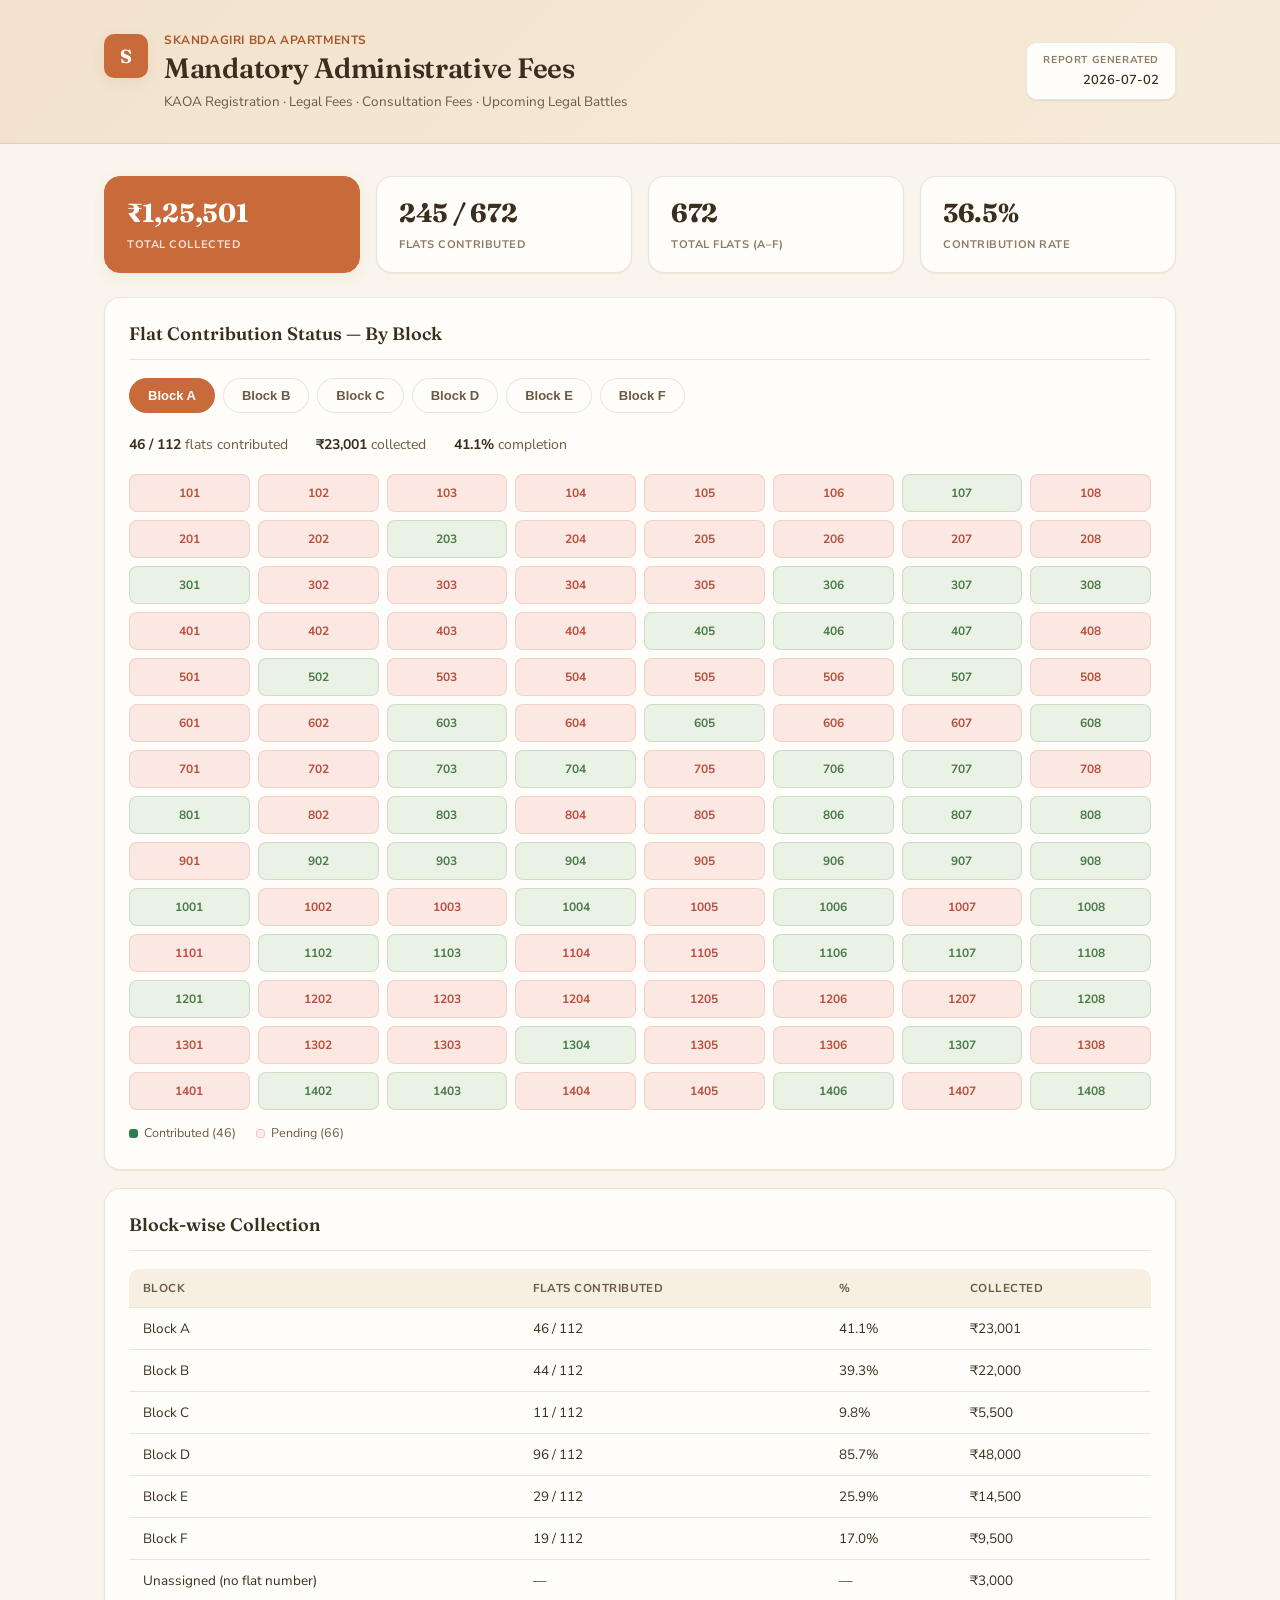
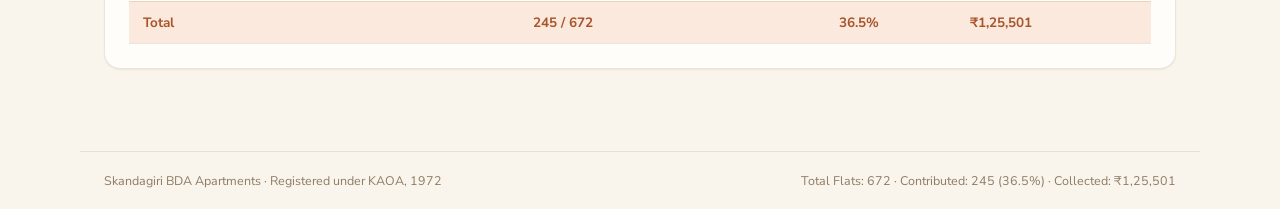
<file: index.html>
<!DOCTYPE html>
<html lang="en">
<head>
<meta charset="UTF-8">
<meta name="viewport" content="width=device-width, initial-scale=1.0">
<title>Skandagiri BDA Apartments — Administrative Fees Report</title>
<link rel="preconnect" href="https://fonts.googleapis.com">
<link rel="preconnect" href="https://fonts.gstatic.com" crossorigin>
<link href="https://fonts.googleapis.com/css2?family=Nunito+Sans:wght@400;500;600;700;800&family=Fraunces:wght@500;600;700&display=swap" rel="stylesheet">
<link rel="stylesheet" href="styles.css">
</head>
<body>

<header class="page-header">
  <div class="header-inner">
    <div class="brand">
      <span class="brand-mark">S</span>
      <div>
        <p class="brand-name">Skandagiri BDA Apartments</p>
        <h1>Mandatory Administrative Fees</h1>
        <p class="subtitle">KAOA Registration &middot; Legal Fees &middot; Consultation Fees &middot; Upcoming Legal Battles</p>
      </div>
    </div>
    <div class="header-badge">
      <span class="badge-label">Report generated</span>
      <span class="badge-date" id="generatedDate"></span>
    </div>
  </div>
</header>

<main class="container">

  <section class="glance" id="glanceSection">
    <div class="glance-card primary">
      <div class="glance-value" id="totalCollected">—</div>
      <div class="glance-label">Total Collected</div>
    </div>
    <div class="glance-card">
      <div class="glance-value" id="flatsContributed">—</div>
      <div class="glance-label">Flats Contributed</div>
    </div>
    <div class="glance-card">
      <div class="glance-value" id="totalFlatsAll">—</div>
      <div class="glance-label">Total Flats (A–F)</div>
    </div>
    <div class="glance-card">
      <div class="glance-value" id="contribPct">—</div>
      <div class="glance-label">Contribution Rate</div>
    </div>
  </section>

  <section class="panel">
    <h2>Flat Contribution Status — By Block</h2>
    <div class="block-tabs" id="blockTabs"></div>
    <div id="blockDetail"></div>
  </section>

  <section class="panel">
    <h2>Block-wise Collection</h2>
    <table class="table" id="blockTable"></table>
  </section>


</main>

<footer class="page-footer">
  <span>Skandagiri BDA Apartments &middot; Registered under KAOA, 1972</span>
  <span id="footerTotals"></span>
</footer>

<script src="data.js"></script>
<script src="script.js"></script>
</body>
</html>
</file>
<file: styles.css>
:root {
  --bg: #faf5ec;
  --surface: #fffdf9;
  --surface-sunken: #f6efe2;
  --border: rgba(120, 84, 45, 0.14);
  --border-strong: rgba(120, 84, 45, 0.24);

  --text-primary: #3a2e1f;
  --text-secondary: #6b5a45;
  --text-muted: #8d7c65;
  --text-faint: #b3a48d;

  --accent: #c96a3a;
  --accent-strong: #a8552c;
  --accent-soft: #fbe9dd;

  --success: #4c7a4a;
  --success-soft: #eaf2e6;
  --danger: #b9503f;
  --danger-soft: #fbe8e2;

  --shadow-sm: 0 1px 2px rgba(120, 84, 45, 0.06), 0 1px 1px rgba(120, 84, 45, 0.04);
  --shadow-md: 0 4px 14px rgba(120, 84, 45, 0.08);

  --radius-sm: 10px;
  --radius-md: 16px;
}

* { box-sizing: border-box; }

body {
  margin: 0;
  font-family: "Nunito Sans", -apple-system, BlinkMacSystemFont, "Segoe UI", Roboto, Helvetica, Arial, sans-serif;
  background: var(--bg);
  color: var(--text-primary);
  -webkit-font-smoothing: antialiased;
}

h1, h2 {
  font-family: "Fraunces", Georgia, serif;
}

/* ---------- Header ---------- */

.page-header {
  background: linear-gradient(135deg, #f2e2cc 0%, #f6ebd9 100%);
  color: var(--text-primary);
  padding: 32px 0;
  border-bottom: 1px solid var(--border);
}

.header-inner {
  max-width: 1120px;
  margin: 0 auto;
  padding: 0 24px;
  display: flex;
  justify-content: space-between;
  align-items: center;
  flex-wrap: wrap;
  gap: 20px;
}

.brand {
  display: flex;
  align-items: flex-start;
  gap: 16px;
}

.brand-mark {
  flex: none;
  width: 44px;
  height: 44px;
  border-radius: var(--radius-sm);
  background: var(--accent);
  color: #fff;
  display: flex;
  align-items: center;
  justify-content: center;
  font-weight: 700;
  font-size: 19px;
  font-family: "Fraunces", serif;
  margin-top: 2px;
  box-shadow: var(--shadow-md);
}

.brand-name {
  margin: 0 0 4px 0;
  font-size: 12px;
  font-weight: 700;
  letter-spacing: 0.05em;
  text-transform: uppercase;
  color: var(--accent-strong);
}

.page-header h1 {
  margin: 0 0 6px 0;
  font-size: 28px;
  font-weight: 600;
  letter-spacing: -0.01em;
  line-height: 1.2;
  color: var(--text-primary);
}

.subtitle {
  margin: 0;
  color: var(--text-secondary);
  font-size: 13.5px;
}

.header-badge {
  border: 1px solid var(--border);
  border-radius: var(--radius-sm);
  padding: 10px 16px;
  text-align: right;
  background: var(--surface);
  box-shadow: var(--shadow-sm);
}

.badge-label {
  display: block;
  font-size: 10px;
  letter-spacing: 0.06em;
  text-transform: uppercase;
  color: var(--text-muted);
  font-weight: 700;
}

.badge-date {
  display: block;
  font-size: 13px;
  color: var(--text-primary);
  margin-top: 4px;
  font-weight: 600;
  font-variant-numeric: tabular-nums;
}

/* ---------- Layout ---------- */

.container {
  max-width: 1120px;
  margin: 0 auto;
  padding: 32px 24px 64px;
}

/* ---------- Stat tiles ---------- */

.glance {
  display: grid;
  grid-template-columns: repeat(4, 1fr);
  gap: 16px;
  margin-bottom: 24px;
}

.glance-card {
  background: var(--surface);
  border: 1px solid var(--border);
  border-radius: var(--radius-md);
  padding: 20px 22px;
  box-shadow: var(--shadow-sm);
}

.glance-card.primary {
  background: var(--accent);
  border-color: var(--accent);
  box-shadow: var(--shadow-md);
}
.glance-card.primary .glance-label { color: rgba(255, 255, 255, 0.8); }
.glance-card.primary .glance-value { color: #fff; }

.glance-value {
  font-size: 26px;
  font-weight: 700;
  letter-spacing: -0.01em;
  font-variant-numeric: tabular-nums;
  color: var(--text-primary);
  font-family: "Fraunces", serif;
}

.glance-label {
  font-size: 11px;
  font-weight: 700;
  letter-spacing: 0.05em;
  text-transform: uppercase;
  color: var(--text-muted);
  margin-top: 8px;
}

/* ---------- Panels ---------- */

.panel {
  background: var(--surface);
  border: 1px solid var(--border);
  border-radius: var(--radius-md);
  padding: 24px;
  margin-bottom: 18px;
  box-shadow: var(--shadow-sm);
}

.panel h2 {
  font-size: 18px;
  font-weight: 600;
  color: var(--text-primary);
  margin: 0 0 18px 0;
  padding-bottom: 14px;
  border-bottom: 1px solid var(--border);
}

.note {
  font-size: 12.5px;
  color: var(--text-muted);
  margin: -10px 0 14px 0;
}

/* ---------- Tables ---------- */

.table {
  width: 100%;
  border-collapse: collapse;
  font-size: 13.5px;
}

.table th {
  background: var(--surface-sunken);
  color: var(--text-secondary);
  text-align: left;
  padding: 11px 14px;
  font-weight: 700;
  font-size: 11.5px;
  letter-spacing: 0.04em;
  text-transform: uppercase;
  border-bottom: 1px solid var(--border);
}

.table th:first-child { border-top-left-radius: var(--radius-sm); }
.table th:last-child { border-top-right-radius: var(--radius-sm); }

.table td {
  padding: 11px 14px;
  border-bottom: 1px solid var(--border);
  font-variant-numeric: tabular-nums;
}

.table tr:hover td {
  background: var(--surface-sunken);
}

.table tr.total-row td {
  background: var(--accent-soft);
  color: var(--accent-strong);
  font-weight: 700;
}
.table tr.total-row:hover td {
  background: var(--accent-soft);
}

/* ---------- Block tabs ---------- */

.block-tabs {
  display: flex;
  gap: 8px;
  flex-wrap: wrap;
  margin-bottom: 22px;
}

.block-tab {
  border: 1px solid var(--border);
  background: var(--surface);
  border-radius: 999px;
  padding: 9px 18px;
  font-size: 13px;
  font-weight: 700;
  cursor: pointer;
  color: var(--text-secondary);
  transition: all 150ms cubic-bezier(0.25, 1, 0.5, 1);
}

.block-tab:hover {
  border-color: var(--accent);
  color: var(--accent-strong);
}

.block-tab.active {
  background: var(--accent);
  color: #fff;
  border-color: var(--accent);
}

.block-summary {
  display: flex;
  gap: 28px;
  flex-wrap: wrap;
  margin-bottom: 20px;
  font-size: 14px;
  color: var(--text-secondary);
}

.block-summary b {
  color: var(--text-primary);
  font-variant-numeric: tabular-nums;
}

/* ---------- Flat grid ---------- */

.flat-grid {
  display: grid;
  grid-template-columns: repeat(8, 1fr);
  gap: 8px;
  margin-bottom: 12px;
}

.flat-cell {
  border-radius: 8px;
  padding: 10px 4px;
  text-align: center;
  font-size: 12px;
  font-weight: 700;
  font-variant-numeric: tabular-nums;
  transition: transform 150ms cubic-bezier(0.25, 1, 0.5, 1);
}

.flat-cell:hover {
  transform: translateY(-1px);
}

.flat-cell.contributed {
  background: var(--success-soft);
  color: var(--success);
  border: 1px solid rgba(76, 122, 74, 0.18);
}
.flat-cell.pending {
  background: var(--danger-soft);
  color: var(--danger);
  border: 1px solid rgba(185, 80, 63, 0.16);
}

.legend-row {
  display: flex;
  gap: 20px;
  align-items: center;
  font-size: 12.5px;
  color: var(--text-secondary);
  margin: 14px 0 4px;
}

.legend-dot {
  display: inline-block;
  width: 9px;
  height: 9px;
  border-radius: 3px;
  margin-right: 6px;
  vertical-align: middle;
}

/* ---------- Footer ---------- */

.page-footer {
  background: transparent;
  color: var(--text-muted);
  padding: 20px 24px;
  display: flex;
  justify-content: space-between;
  max-width: 1120px;
  margin: 0 auto;
  font-size: 12.5px;
  border-top: 1px solid var(--border);
}

@media (max-width: 800px) {
  .glance { grid-template-columns: repeat(2, 1fr); }
  .flat-grid { grid-template-columns: repeat(4, 1fr); }
  .header-badge { text-align: left; }
}
</file>
